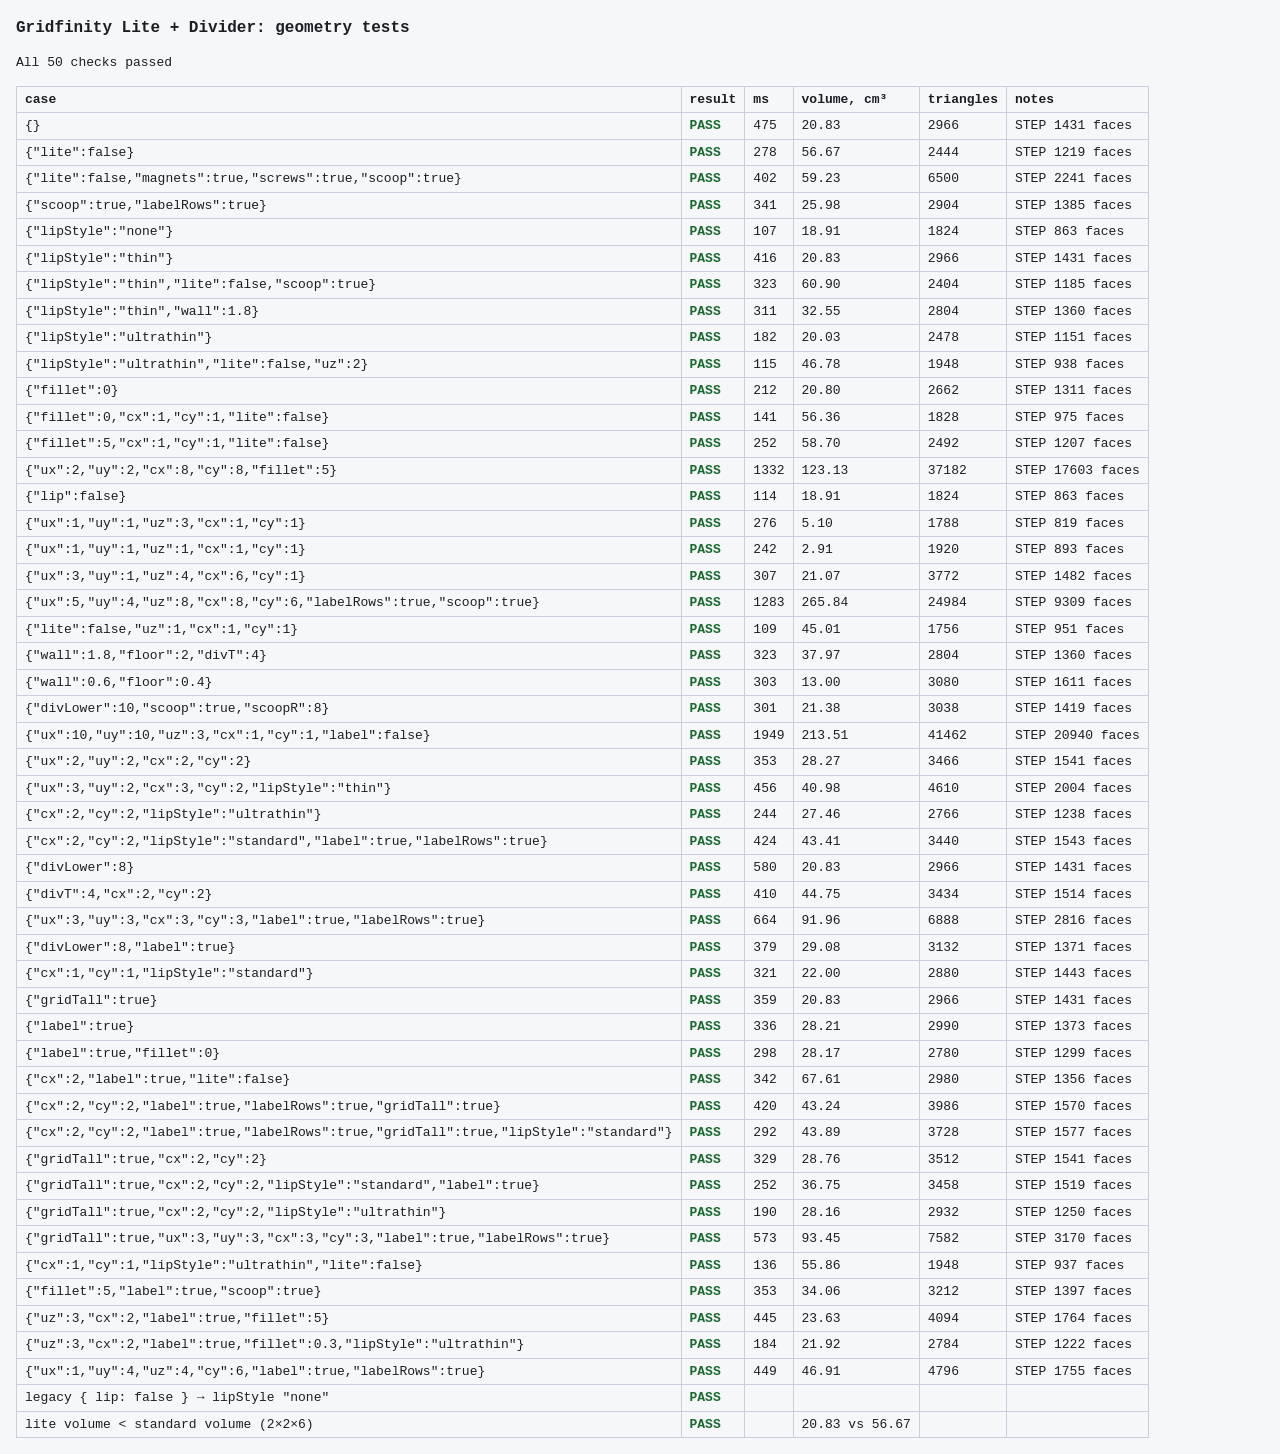
<file: tests/index.html>
<!doctype html>
<html lang="en">
<head>
<meta charset="utf-8">
<meta name="viewport" content="width=device-width, initial-scale=1">
<title>Geometry tests</title>
<style>
  body { margin: 0; padding: 16px; font: 13px/1.5 ui-monospace, Menlo, monospace; background: #f6f7f8; color: #1b1f24; }
  h1 { font-size: 16px; margin: 0 0 12px; }
  table { border-collapse: collapse; }
  td, th { border: 1px solid #ccd; padding: 3px 8px; text-align: left; vertical-align: top; }
  .pass { color: #186a2e; font-weight: 600; }
  .fail { color: #b4232a; font-weight: 600; }
</style>
</head>
<body>
<h1>Gridfinity Lite + Divider: geometry tests</h1>
<p id="summary">Running…</p>
<table>
  <thead><tr><th>case</th><th>result</th><th>ms</th><th>volume, cm³</th><th>triangles</th><th>notes</th></tr></thead>
  <tbody id="rows"></tbody>
</table>
<script type="module">
// Serve the repository root (python3 -m http.server 8000) and open http://localhost:8000/tests/
import { buildBin, dividerLayout, meshPositions, outerSize, sanitize } from '../web/js/geometry.js';
import { binarySTL } from '../web/js/stl.js';
import { meshToStep } from '../web/js/step.js';
import { loadKernel } from '../web/js/kernel.js';

const CASES = [
  {},
  { lite: false },
  { lite: false, magnets: true, screws: true, scoop: true },
  { scoop: true, labelRows: true },
  { lipStyle: 'none' },
  { lipStyle: 'thin' },
  { lipStyle: 'thin', lite: false, scoop: true },
  { lipStyle: 'thin', wall: 1.8 },
  { lipStyle: 'ultrathin' },
  { lipStyle: 'ultrathin', lite: false, uz: 2 },
  { fillet: 0 },
  { fillet: 0, cx: 1, cy: 1, lite: false },
  { fillet: 5, cx: 1, cy: 1, lite: false },
  { ux: 2, uy: 2, cx: 8, cy: 8, fillet: 5 },
  { lip: false },
  { ux: 1, uy: 1, uz: 3, cx: 1, cy: 1 },
  { ux: 1, uy: 1, uz: 1, cx: 1, cy: 1 },
  { ux: 3, uy: 1, uz: 4, cx: 6, cy: 1 },
  { ux: 5, uy: 4, uz: 8, cx: 8, cy: 6, labelRows: true, scoop: true },
  { lite: false, uz: 1, cx: 1, cy: 1 },
  { wall: 1.8, floor: 2, divT: 4 },
  { wall: 0.6, floor: 0.4 },
  { divLower: 10, scoop: true, scoopR: 8 },
  { ux: 10, uy: 10, uz: 3, cx: 1, cy: 1, label: false },
  { ux: 2, uy: 2, cx: 2, cy: 2 },
  { ux: 3, uy: 2, cx: 3, cy: 2, lipStyle: 'thin' },
  { cx: 2, cy: 2, lipStyle: 'ultrathin' },
  { cx: 2, cy: 2, lipStyle: 'standard', label: true, labelRows: true },
  { divLower: 8 },
  { divT: 4, cx: 2, cy: 2 },
  { ux: 3, uy: 3, cx: 3, cy: 3, label: true, labelRows: true },
  { divLower: 8, label: true },
  { cx: 1, cy: 1, lipStyle: 'standard' },
  { gridTall: true },
  { label: true },
  { label: true, fillet: 0 },
  { cx: 2, label: true, lite: false },
  { cx: 2, cy: 2, label: true, labelRows: true, gridTall: true },
  { cx: 2, cy: 2, label: true, labelRows: true, gridTall: true, lipStyle: 'standard' },
  { gridTall: true, cx: 2, cy: 2 },
  { gridTall: true, cx: 2, cy: 2, lipStyle: 'standard', label: true },
  { gridTall: true, cx: 2, cy: 2, lipStyle: 'ultrathin' },
  { gridTall: true, ux: 3, uy: 3, cx: 3, cy: 3, label: true, labelRows: true },
  { cx: 1, cy: 1, lipStyle: 'ultrathin', lite: false },
  { fillet: 5, label: true, scoop: true },
  { uz: 3, cx: 2, label: true, fillet: 5 },
  { uz: 3, cx: 2, label: true, fillet: 0.3, lipStyle: 'ultrathin' },
  { ux: 1, uy: 4, uz: 4, cy: 6, label: true, labelRows: true },
];

const rows = document.getElementById('rows');
const add = (cells, ok) => {
  const tr = document.createElement('tr');
  cells.forEach((c, i) => {
    const td = document.createElement('td');
    td.textContent = c;
    if (i === 1) td.className = ok ? 'pass' : 'fail';
    tr.appendChild(td);
  });
  rows.appendChild(tr);
};

const kernel = await loadKernel();
let failed = 0;
const volumes = {};
for (const c of CASES) {
  const P = sanitize(c);
  const notes = [];
  let ok = true, ms = 0, vol = '', tris = '';
  try {
    const t0 = performance.now();
    const r = buildBin(kernel.Manifold, P);
    ms = Math.round(performance.now() - t0);
    vol = (r.volume / 1000).toFixed(2);
    tris = r.tris;
    if (r.genus !== 0) { ok = false; notes.push(`genus ${r.genus}`); }
    const { W, L, H, lipH } = outerSize(P);
    const m = new kernel.Manifold(r.mesh);
    const bb = m.boundingBox();
    // Stacking: the same bin on top must not overlap anything in the lower bin. It rests on the
    // low dividers and label tabs at H; with none of them it sinks onto the lip's chamfers,
    // 0.35 mm lower (0.3 here keeps clear of the contact faces the spec allows).
    if (P.lipStyle !== 'none') {
      // With no low divider and no label tab it sinks onto the lip (raised dividers sit in the
      // groove between its feet), so check that position too. A 1-unit bin on the standard base
      // is solid up to H (its floor is at 7 mm), so the bin on top stands on that.
      const lay = dividerLayout(P);
      const floorTop = P.lite ? P.floor : 7;
      const empty = !P.label && floorTop < H && [...lay.xs, ...lay.ys].every((d) => d.top);
      for (const dz of empty ? [H + 0.01, H - 0.3] : [H + 0.01]) {
        const up = m.translate([0, 0, dz]);
        const inter = m.intersect(up);
        const overlap = inter.volume();
        up.delete();
        inter.delete();
        if (overlap > 1e-3) { ok = false; notes.push(`stacked bin at H${dz >= H ? '+' : ''}${(dz - H).toFixed(2)} overlaps ${overlap.toFixed(3)} mm³`); }
      }
    }
    m.delete();
    const exp = [[-W / 2, -L / 2, 0], [W / 2, L / 2, H + lipH]];
    const off = Math.max(...[0, 1, 2].map((i) => Math.max(Math.abs(bb.min[i] - exp[0][i]), Math.abs(bb.max[i] - exp[1][i]))));
    if (off > 0.01) { ok = false; notes.push(`bbox off by ${off.toFixed(3)} mm`); }
    const stl = binarySTL(meshPositions(r.mesh), 'test');
    const n = new DataView(stl.buffer).getUint32(80, true);
    if (n !== r.tris || stl.length !== 84 + 50 * n) { ok = false; notes.push('STL size mismatch'); }
    // STEP: closed genus-0 B-rep, so V − E + F − (inner loops) = 2
    const s = meshToStep(r.mesh, 'test').stats;
    const euler = s.vertices - s.edges + s.faces - s.innerLoops;
    if (euler !== 2) { ok = false; notes.push(`STEP Euler ${euler}`); }
    notes.push(`STEP ${s.faces} faces`);
    volumes[JSON.stringify({ ...c, lite: undefined })] ??= {};
    volumes[JSON.stringify({ ...c, lite: undefined })][P.lite ? 'lite' : 'std'] = r.volume;
  } catch (e) {
    ok = false;
    notes.push(String(e && e.message ? e.message : e));
  }
  if (!ok) failed++;
  add([JSON.stringify(c), ok ? 'PASS' : 'FAIL', ms, vol, tris, notes.join('; ')], ok);
}

// A saved setting from v0.1.0 ({ lip: false }) must still mean "no lip".
const legacy = sanitize({ lip: false }).lipStyle === 'none';
add(['legacy { lip: false } → lipStyle "none"', legacy ? 'PASS' : 'FAIL', '', '', '', ''], legacy);
if (!legacy) failed++;

// The lite base must use less plastic than the standard one for the same bin.
const pair = volumes[JSON.stringify({})];
const liteLighter = pair && pair.lite < pair.std;
add(['lite volume < standard volume (2×2×6)', liteLighter ? 'PASS' : 'FAIL', '', pair ? `${(pair.lite / 1000).toFixed(2)} vs ${(pair.std / 1000).toFixed(2)}` : '', '', ''], liteLighter);
if (!liteLighter) failed++;

document.getElementById("summary").textContent = failed ? `${failed} failed` : `All ${CASES.length + 2} checks passed`;
document.title = (failed ? 'FAIL' : 'PASS') + ' · geometry tests';
window.testResult = { failed };
</script>
</body>
</html>
</file>
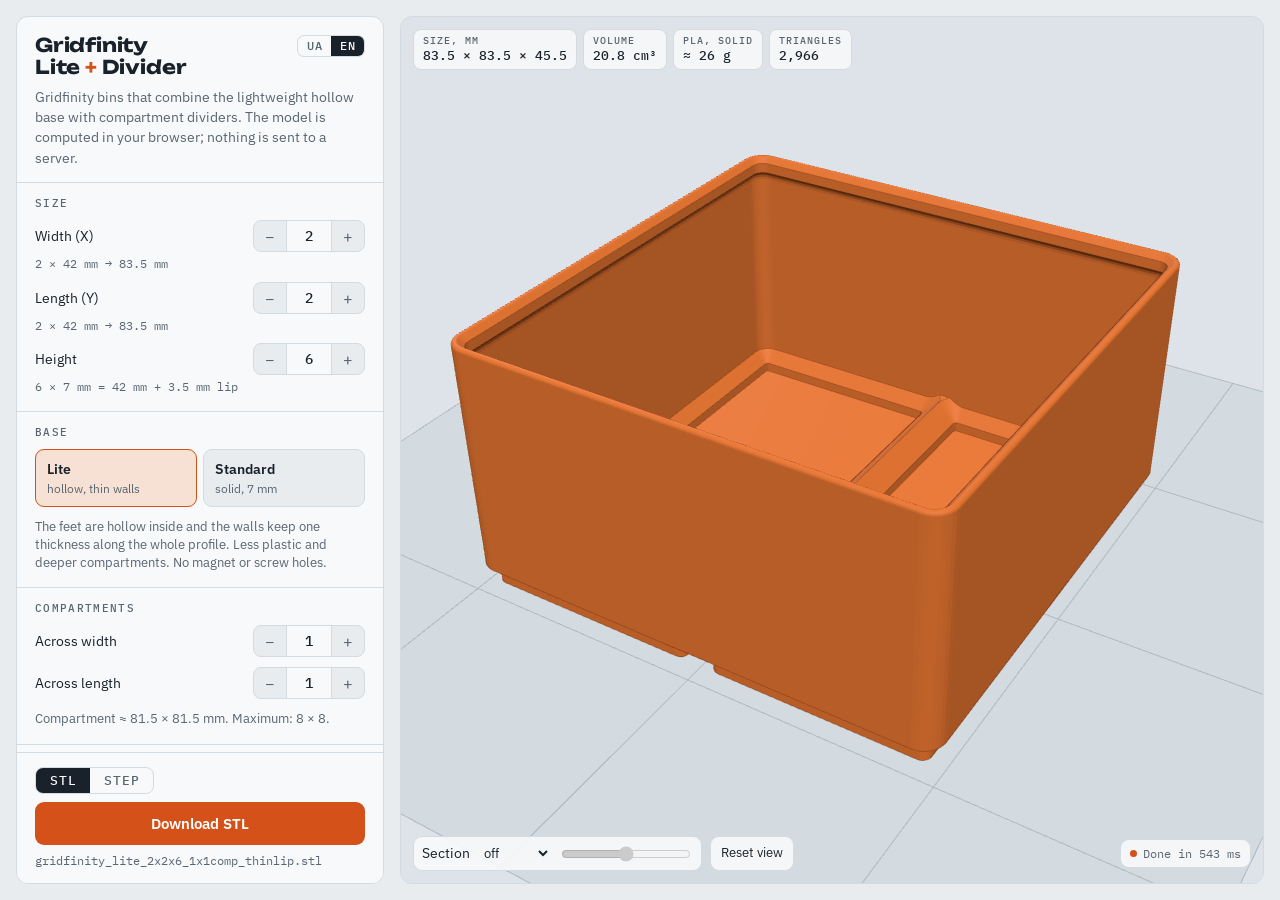
<file: web/index.html>
<!doctype html>
<html lang="uk">
<head>
<meta charset="utf-8">
<meta name="viewport" content="width=device-width, initial-scale=1, viewport-fit=cover">
<title>Gridfinity Lite + Divider</title>
<meta name="description" content="Генератор контейнерів Gridfinity з легкою порожнистою основою та перегородками на відсіки. STL рахується прямо в браузері.">
<meta property="og:title" content="Gridfinity Lite + Divider">
<meta property="og:description" content="Контейнери Gridfinity з легкою основою і перегородками. STL прямо в браузері.">
<meta name="theme-color" content="#d4521a">
<link rel="icon" href="favicon.svg" type="image/svg+xml">
<link rel="preconnect" href="https://fonts.googleapis.com">
<link rel="preconnect" href="https://fonts.gstatic.com" crossorigin>
<link rel="stylesheet" href="https://fonts.googleapis.com/css2?family=IBM+Plex+Mono:wght@400;500&family=IBM+Plex+Sans:wght@400;500;600&family=Unbounded:wght@500;700&display=swap">
<link rel="stylesheet" href="css/style.css?v=__ASSET_VERSION__">
<!-- __ASSET_VERSION__ is replaced with the commit SHA on deploy, so a new release never mixes with cached scripts. -->
<script type="importmap">
{ "imports": {
  "three": "./vendor/three/three.module.min.js",
  "three/addons/": "./vendor/three/addons/",
  "./js/geometry.js": "./js/geometry.js?v=__ASSET_VERSION__",
  "./js/i18n.js": "./js/i18n.js?v=__ASSET_VERSION__",
  "./js/kernel.js": "./js/kernel.js?v=__ASSET_VERSION__",
  "./js/stl.js": "./js/stl.js?v=__ASSET_VERSION__",
  "./js/step.js": "./js/step.js?v=__ASSET_VERSION__",
  "./js/viewer.js": "./js/viewer.js?v=__ASSET_VERSION__"
} }
</script>
<script type="module" src="js/main.js?v=__ASSET_VERSION__"></script>
</head>
<body>
<div class="app">
  <aside class="rail" aria-label="Parameters">
    <div class="rail-scroll">
      <header class="brand">
        <div class="brand-row">
          <h1>Gridfinity Lite <span class="plus">+</span> Divider</h1>
          <div class="lang" role="group" aria-label="Language">
            <button type="button" id="lang-uk" data-lang="uk" aria-pressed="true">UA</button>
            <button type="button" id="lang-en" data-lang="en" aria-pressed="false">EN</button>
          </div>
        </div>
        <p class="lede" data-i18n="lede"></p>
      </header>

      <section class="group" aria-labelledby="h-size">
        <h2 id="h-size" data-i18n="size"></h2>
        <div class="field">
          <label for="ux" data-i18n="width"></label>
          <span class="stepper"><button type="button" data-step="-1" data-for="ux" aria-label="−">−</button><input id="ux" type="number" min="1" max="10" step="1" inputmode="numeric"><button type="button" data-step="1" data-for="ux" aria-label="+">+</button></span>
          <span class="sub" id="ux-sub"></span>
        </div>
        <div class="field">
          <label for="uy" data-i18n="length"></label>
          <span class="stepper"><button type="button" data-step="-1" data-for="uy" aria-label="−">−</button><input id="uy" type="number" min="1" max="10" step="1" inputmode="numeric"><button type="button" data-step="1" data-for="uy" aria-label="+">+</button></span>
          <span class="sub" id="uy-sub"></span>
        </div>
        <div class="field">
          <label for="uz" data-i18n="height"></label>
          <span class="stepper"><button type="button" data-step="-1" data-for="uz" aria-label="−">−</button><input id="uz" type="number" min="1" max="20" step="1" inputmode="numeric"><button type="button" data-step="1" data-for="uz" aria-label="+">+</button></span>
          <span class="sub" id="uz-sub"></span>
        </div>
      </section>

      <section class="group" aria-labelledby="h-base">
        <h2 id="h-base" data-i18n="base"></h2>
        <div class="seg" role="radiogroup" aria-labelledby="h-base">
          <label><input type="radio" name="base" id="base-lite" value="lite"><strong data-i18n="lite"></strong><small data-i18n="liteShort"></small></label>
          <label><input type="radio" name="base" id="base-std" value="std"><strong data-i18n="std"></strong><small data-i18n="stdShort"></small></label>
        </div>
        <p class="hint" id="base-hint"></p>
        <div id="std-only" class="stack" hidden>
          <label class="check"><input type="checkbox" id="magnets"><span data-i18n="magnets"></span></label>
          <label class="check"><input type="checkbox" id="screws"><span data-i18n="screws"></span></label>
          <div class="field">
            <label for="magD" data-i18n="magD"></label>
            <input class="num" id="magD" type="number" min="3" max="10" step="0.1" inputmode="decimal">
          </div>
        </div>
      </section>

      <section class="group" aria-labelledby="h-comp">
        <h2 id="h-comp" data-i18n="comp"></h2>
        <div class="field">
          <label for="cx" data-i18n="compX"></label>
          <span class="stepper"><button type="button" data-step="-1" data-for="cx" aria-label="−">−</button><input id="cx" type="number" min="1" max="12" step="1" inputmode="numeric"><button type="button" data-step="1" data-for="cx" aria-label="+">+</button></span>
        </div>
        <div class="field">
          <label for="cy" data-i18n="compY"></label>
          <span class="stepper"><button type="button" data-step="-1" data-for="cy" aria-label="−">−</button><input id="cy" type="number" min="1" max="12" step="1" inputmode="numeric"><button type="button" data-step="1" data-for="cy" aria-label="+">+</button></span>
        </div>
        <p class="hint" id="comp-hint"></p>
      </section>

      <section class="group" aria-labelledby="h-feat">
        <h2 id="h-feat" data-i18n="features"></h2>
        <span id="lip-label" data-i18n="lip"></span>
        <div class="seg compact" role="radiogroup" aria-labelledby="lip-label">
          <label><input type="radio" name="lip" id="lip-standard" value="standard"><strong data-i18n="lipStd"></strong><small data-i18n="lipStdShort"></small></label>
          <label><input type="radio" name="lip" id="lip-thin" value="thin"><strong data-i18n="lipThin"></strong><small data-i18n="lipThinShort"></small></label>
          <label><input type="radio" name="lip" id="lip-ultrathin" value="ultrathin"><strong data-i18n="lipUltra"></strong><small data-i18n="lipUltraShort"></small></label>
          <label><input type="radio" name="lip" id="lip-none" value="none"><strong data-i18n="lipNone"></strong><small data-i18n="lipNoneShort"></small></label>
        </div>
        <p class="hint" id="lip-hint"></p>
        <div class="field">
          <label for="fillet" data-i18n="fillet"></label>
          <input class="num" id="fillet" type="number" min="0" max="5" step="0.5" inputmode="decimal">
        </div>
        <label class="check" id="gridTall-wrap"><input type="checkbox" id="gridTall"><span data-i18n="gridTall"></span></label>
        <p class="hint" id="grid-hint"></p>
        <label class="check"><input type="checkbox" id="label"><span data-i18n="label"></span></label>
        <label class="check indent" id="labelRows-wrap"><input type="checkbox" id="labelRows"><span data-i18n="labelRows"></span></label>
        <label class="check"><input type="checkbox" id="scoop"><span data-i18n="scoop"></span></label>
        <p class="hint warn" id="scoop-note" hidden data-i18n="scoopNote"></p>
      </section>

      <section class="group">
        <details class="adv" id="adv">
          <summary data-i18n="advanced"></summary>
          <div class="inner">
            <div class="field"><label for="wall" data-i18n="wall"></label><input class="num" id="wall" type="number" min="0.6" max="1.8" step="0.05" inputmode="decimal"></div>
            <div class="field" id="floor-wrap"><label for="floor" data-i18n="floor"></label><input class="num" id="floor" type="number" min="0.4" max="2" step="0.05" inputmode="decimal"></div>
            <div class="field"><label for="divT" data-i18n="divT"></label><input class="num" id="divT" type="number" min="0.6" max="4" step="0.1" inputmode="decimal"></div>
            <div class="field"><label for="divLower" data-i18n="divLower"></label><input class="num" id="divLower" type="number" min="0" max="130" step="0.5" inputmode="decimal"></div>
            <div class="field"><label for="scoopR" data-i18n="scoopR"></label><input class="num" id="scoopR" type="number" min="0" max="40" step="0.5" inputmode="decimal"></div>
            <p class="hint" data-i18n="advHint"></p>
            <button type="button" class="btn-link" id="reset-params" data-i18n="resetParams"></button>
          </div>
        </details>
      </section>

      <section class="group spec" aria-label="Spec">
        <span data-i18n="spec1"></span>
        <span data-i18n="spec2"></span>
        <span><span data-i18n="credit"></span> <a href="https://gridfinity.bouwens.co/" target="_blank" rel="noopener">gridfinity.bouwens.co</a></span>
        <span><a href="https://github.com/fastiuk/gridfinity-lite-divider" target="_blank" rel="noopener" data-i18n="source"></a></span>
      </section>
    </div>

    <div class="export">
      <div class="fmt" role="radiogroup" aria-label="File format">
        <label><input type="radio" name="fmt" id="fmt-stl" value="stl"><span>STL</span></label>
        <label><input type="radio" name="fmt" id="fmt-step" value="step"><span>STEP</span></label>
      </div>
      <button type="button" class="btn-primary" id="download" disabled><span id="download-label"></span></button>
      <span class="fname" id="fname"></span>
      <p class="hint" id="step-note" hidden data-i18n="stepNote"></p>
    </div>
  </aside>

  <main class="stage" aria-label="3D preview">
    <canvas id="view"></canvas>
    <div class="hud" aria-live="polite">
      <div class="chip"><span data-i18n="dims"></span><b id="hud-dims">—</b></div>
      <div class="chip"><span data-i18n="vol"></span><b id="hud-vol">—</b></div>
      <div class="chip"><span data-i18n="mass"></span><b id="hud-mass">—</b></div>
      <div class="chip"><span data-i18n="tris"></span><b id="hud-tris">—</b></div>
    </div>
    <div class="viewbar">
      <div class="tool">
        <label for="sec-mode" data-i18n="section"></label>
        <select id="sec-mode">
          <option value="off" data-i18n="secOff"></option>
          <option value="x" data-i18n="secX"></option>
          <option value="y" data-i18n="secY"></option>
        </select>
        <input type="range" id="sec-pos" min="-100" max="100" value="0" aria-label="Section position" disabled>
      </div>
      <div class="tool"><button type="button" id="reset-view" data-i18n="reset"></button></div>
      <div class="status busy" id="status" role="status"><span class="dot"></span><span id="status-text">…</span></div>
    </div>
  </main>
</div>
<noscript><p class="noscript">This generator needs JavaScript. / Для генератора потрібен JavaScript.</p></noscript>
</body>
</html>
</file>
<file: web/css/style.css>
/* Layout: workbench. Parameter rail on the left, live 3D stage fills the rest; on phones the stage sits on top. */
:root {
  --bg: #e8ecef;
  --panel: #f7f9fa;
  --ink: #19212a;
  --muted: #5a6571;
  --line: #d3dae0;
  --accent: #d4521a;
  --accent-strong: #b0410f;
  --accent-ink: #ffffff;
  --accent-soft: #f7e1d4;
  --stage: #dde3e8;
  --grid: #aab6c0;
  --plate: #d3dae0;
  --model: #ee7a33;
  --model-back: #8a3a12;
  --edge: #6b2c0b;
  --focus: #1f6feb;
  --danger: #b4232a;
  --f-display: "Unbounded", "IBM Plex Sans", system-ui, sans-serif;
  --f-body: "IBM Plex Sans", system-ui, -apple-system, "Segoe UI", Roboto, sans-serif;
  --f-mono: "IBM Plex Mono", ui-monospace, "SF Mono", Menlo, Consolas, monospace;
  color-scheme: light;
}
@media (prefers-color-scheme: dark) {
  :root:not([data-theme="light"]) {
    --bg: #101418; --panel: #171c21; --ink: #e3e8ec; --muted: #94a1ad; --line: #2a333b;
    --accent: #f07636; --accent-strong: #ff9257; --accent-ink: #1c0d04; --accent-soft: #3b2417;
    --stage: #1a2026; --grid: #3a4650; --plate: #20272e; --model: #f08a46; --model-back: #5c2a10;
    --edge: #2a1206; --focus: #6ea8ff; --danger: #ff7b80;
    color-scheme: dark;
  }
}
:root[data-theme="dark"] {
  --bg: #101418; --panel: #171c21; --ink: #e3e8ec; --muted: #94a1ad; --line: #2a333b;
  --accent: #f07636; --accent-strong: #ff9257; --accent-ink: #1c0d04; --accent-soft: #3b2417;
  --stage: #1a2026; --grid: #3a4650; --plate: #20272e; --model: #f08a46; --model-back: #5c2a10;
  --edge: #2a1206; --focus: #6ea8ff; --danger: #ff7b80;
  color-scheme: dark;
}

[hidden] { display: none !important; }
*, *::before, *::after { box-sizing: border-box; }
html, body { height: 100%; }
body {
  margin: 0;
  background: var(--bg);
  color: var(--ink);
  font: 14px/1.45 var(--f-body);
  -webkit-text-size-adjust: 100%;
}
button, input, select { font: inherit; color: inherit; }
:focus-visible { outline: 2px solid var(--focus); outline-offset: 2px; }

.app {
  display: grid;
  grid-template-columns: minmax(300px, 368px) minmax(0, 1fr);
  gap: 16px;
  height: 100%;
  padding-top: max(16px, env(safe-area-inset-top, 0px));
  padding-bottom: max(16px, env(safe-area-inset-bottom, 0px));
  padding-left: max(16px, env(safe-area-inset-left, 0px));
  padding-right: max(16px, env(safe-area-inset-right, 0px));
}

/* ---------- rail ---------- */
.rail {
  min-width: 0;
  min-height: 0;
  display: flex;
  flex-direction: column;
  background: var(--panel);
  border: 1px solid var(--line);
  border-radius: 12px;
  overflow: hidden;
}
.rail-scroll { overflow-y: auto; flex: 1 1 auto; min-height: 0; }
.brand { padding: 18px 18px 14px; display: grid; gap: 8px; border-bottom: 1px solid var(--line); }
.brand-row { display: flex; align-items: flex-start; justify-content: space-between; gap: 12px; }
h1 {
  margin: 0;
  font: 700 19px/1.15 var(--f-display);
  letter-spacing: -0.01em;
  text-wrap: balance;
}
h1 .plus { color: var(--accent); }
.lede { margin: 0; color: var(--muted); max-width: 60ch; }
.lang { display: inline-flex; border: 1px solid var(--line); border-radius: 7px; overflow: hidden; flex: none; }
.lang button {
  border: 0; background: transparent; padding: 4px 9px; cursor: pointer;
  font: 500 12px/1 var(--f-mono); letter-spacing: .04em; color: var(--muted);
}
.lang button[aria-pressed="true"] { background: var(--ink); color: var(--panel); }

.group { padding: 14px 18px 16px; display: grid; gap: 10px; border-bottom: 1px solid var(--line); }
.group:last-child { border-bottom: 0; }
.stack { display: grid; gap: 8px; }
h2 {
  margin: 0;
  font: 500 11px/1.2 var(--f-mono);
  text-transform: uppercase;
  letter-spacing: .12em;
  color: var(--muted);
}
.field { display: grid; grid-template-columns: minmax(0, 1fr) auto; align-items: center; gap: 4px 12px; }
.field > label { min-width: 0; }
.field .sub { grid-column: 1 / -1; font: 12px/1.3 var(--f-mono); color: var(--muted); font-variant-numeric: tabular-nums; }
.hint { margin: 0; font-size: 12.5px; color: var(--muted); max-width: 60ch; }
.hint.warn { color: var(--accent-strong); }

.stepper { display: inline-flex; align-items: stretch; border: 1px solid var(--line); border-radius: 8px; overflow: hidden; background: var(--bg); }
.stepper button {
  width: 32px; border: 0; background: transparent; cursor: pointer; font-size: 16px; line-height: 1; color: var(--muted);
}
.stepper button:hover { background: var(--accent-soft); color: var(--ink); }
.stepper input {
  width: 46px; border: 0; border-inline: 1px solid var(--line); background: var(--panel);
  text-align: center; padding: 6px 2px; font: 500 14px/1 var(--f-mono); font-variant-numeric: tabular-nums;
  -moz-appearance: textfield; appearance: textfield;
}
.stepper input::-webkit-outer-spin-button, .stepper input::-webkit-inner-spin-button { -webkit-appearance: none; margin: 0; }
input.num {
  width: 78px; border: 1px solid var(--line); border-radius: 8px; background: var(--bg);
  padding: 6px 8px; text-align: right; font: 500 13.5px/1 var(--f-mono); font-variant-numeric: tabular-nums;
}

.seg { display: grid; grid-template-columns: 1fr 1fr; gap: 6px; }
.seg.compact label { padding: 7px 10px; }
.seg label {
  position: relative; display: grid; gap: 2px; padding: 9px 11px; cursor: pointer;
  border: 1px solid var(--line); border-radius: 9px; background: var(--bg);
}
.seg input { position: absolute; opacity: 0; pointer-events: none; }
.seg strong { font-weight: 600; }
.seg small { color: var(--muted); font-size: 12px; line-height: 1.3; }
.seg label:has(input:checked) { border-color: var(--accent); background: var(--accent-soft); }
.seg label:has(input:focus-visible) { outline: 2px solid var(--focus); outline-offset: 2px; }

.check { display: flex; align-items: flex-start; gap: 10px; cursor: pointer; }
.check input { margin: 2px 0 0; width: 16px; height: 16px; accent-color: var(--accent); flex: none; }
.check.disabled { opacity: .5; cursor: default; }
.indent { padding-left: 26px; }

details.adv > summary {
  cursor: pointer; list-style: none; display: flex; align-items: center; justify-content: space-between;
  font: 500 11px/1.2 var(--f-mono); text-transform: uppercase; letter-spacing: .12em; color: var(--muted);
}
details.adv > summary::-webkit-details-marker { display: none; }
details.adv > summary::after { content: "+"; font-size: 15px; }
details.adv[open] > summary::after { content: "−"; }
details.adv .inner { display: grid; gap: 10px; margin-top: 12px; }
.btn-link {
  justify-self: start; border: 0; background: none; padding: 0; cursor: pointer;
  color: var(--accent-strong); text-decoration: underline; text-underline-offset: 2px; font-size: 13px;
}

.spec { font: 12px/1.5 var(--f-mono); color: var(--muted); display: grid; gap: 4px; }
.spec a { color: inherit; }

.export { padding: 14px 18px; border-top: 1px solid var(--line); display: grid; gap: 8px; background: var(--panel); }
.fmt { display: inline-flex; justify-self: start; border: 1px solid var(--line); border-radius: 8px; overflow: hidden; }
.fmt label { position: relative; cursor: pointer; }
.fmt input { position: absolute; opacity: 0; pointer-events: none; }
.fmt span { display: block; padding: 5px 14px; font: 500 12.5px/1.2 var(--f-mono); letter-spacing: .06em; color: var(--muted); }
.fmt label:has(input:checked) span { background: var(--ink); color: var(--panel); }
.fmt label:has(input:focus-visible) { outline: 2px solid var(--focus); outline-offset: -2px; }
.btn-primary {
  border: 0; border-radius: 9px; padding: 11px 14px; cursor: pointer;
  background: var(--accent); color: var(--accent-ink); font-weight: 600; font-size: 15px;
  display: flex; align-items: center; justify-content: center; gap: 8px;
}
.btn-primary:hover { filter: brightness(1.06); }
.btn-primary:disabled { opacity: .55; cursor: progress; filter: none; }
.fname { font: 12px/1.3 var(--f-mono); color: var(--muted); overflow-wrap: anywhere; }

/* ---------- stage ---------- */
.stage {
  position: relative; min-width: 0; min-height: 0;
  border-radius: 12px; overflow: hidden; background: var(--stage); border: 1px solid var(--line);
}
#view { display: block; width: 100%; height: 100%; touch-action: none; cursor: grab; }
#view:active { cursor: grabbing; }
.hud {
  position: absolute; top: 12px; left: 12px; right: 12px;
  display: flex; flex-wrap: wrap; gap: 6px; pointer-events: none;
}
.chip {
  background: color-mix(in srgb, var(--panel) 88%, transparent);
  border: 1px solid var(--line); border-radius: 8px; padding: 5px 9px;
  display: grid; gap: 1px;
}
.chip span { font: 500 10px/1.2 var(--f-mono); letter-spacing: .1em; text-transform: uppercase; color: var(--muted); }
.chip b { font: 500 13px/1.25 var(--f-mono); font-variant-numeric: tabular-nums; }
.viewbar {
  position: absolute; left: 12px; bottom: 12px; right: 12px;
  display: flex; flex-wrap: wrap; align-items: center; gap: 8px; pointer-events: none;
}
.viewbar > * { pointer-events: auto; }
.tool {
  display: inline-flex; align-items: center; gap: 8px;
  background: color-mix(in srgb, var(--panel) 92%, transparent);
  border: 1px solid var(--line); border-radius: 9px; padding: 5px 8px;
}
.tool select, .tool button {
  border: 0; background: transparent; cursor: pointer; font-size: 13px; padding: 2px 2px;
}
.tool input[type="range"] { width: 130px; accent-color: var(--accent); }
.status {
  margin-left: auto; font: 12px/1.3 var(--f-mono); color: var(--muted);
  background: color-mix(in srgb, var(--panel) 92%, transparent);
  border: 1px solid var(--line); border-radius: 9px; padding: 6px 9px; max-width: 100%;
}
.status.err { color: var(--danger); }
.status .dot {
  display: inline-block; width: 7px; height: 7px; border-radius: 50%; background: var(--accent);
  margin-right: 6px; vertical-align: 1px;
}
.status.busy .dot { animation: pulse 0.9s ease-in-out infinite; }
@keyframes pulse { 50% { opacity: .25; } }
@media (prefers-reduced-motion: reduce) { .status.busy .dot { animation: none; } }

.noscript { position: fixed; inset: auto 16px 16px; padding: 12px; background: var(--panel); border: 1px solid var(--line); border-radius: 9px; }

@media (max-width: 820px) {
  html, body { height: auto; }
  .app { grid-template-columns: minmax(0, 1fr); height: auto; }
  .stage { height: min(60vh, 520px); min-height: 320px; order: -1; }
  .rail { overflow: visible; }
  .rail-scroll { overflow: visible; }
  .export { position: sticky; bottom: 0; border-radius: 0 0 12px 12px; }
  .tool input[type="range"] { width: 96px; }
}
</file>
